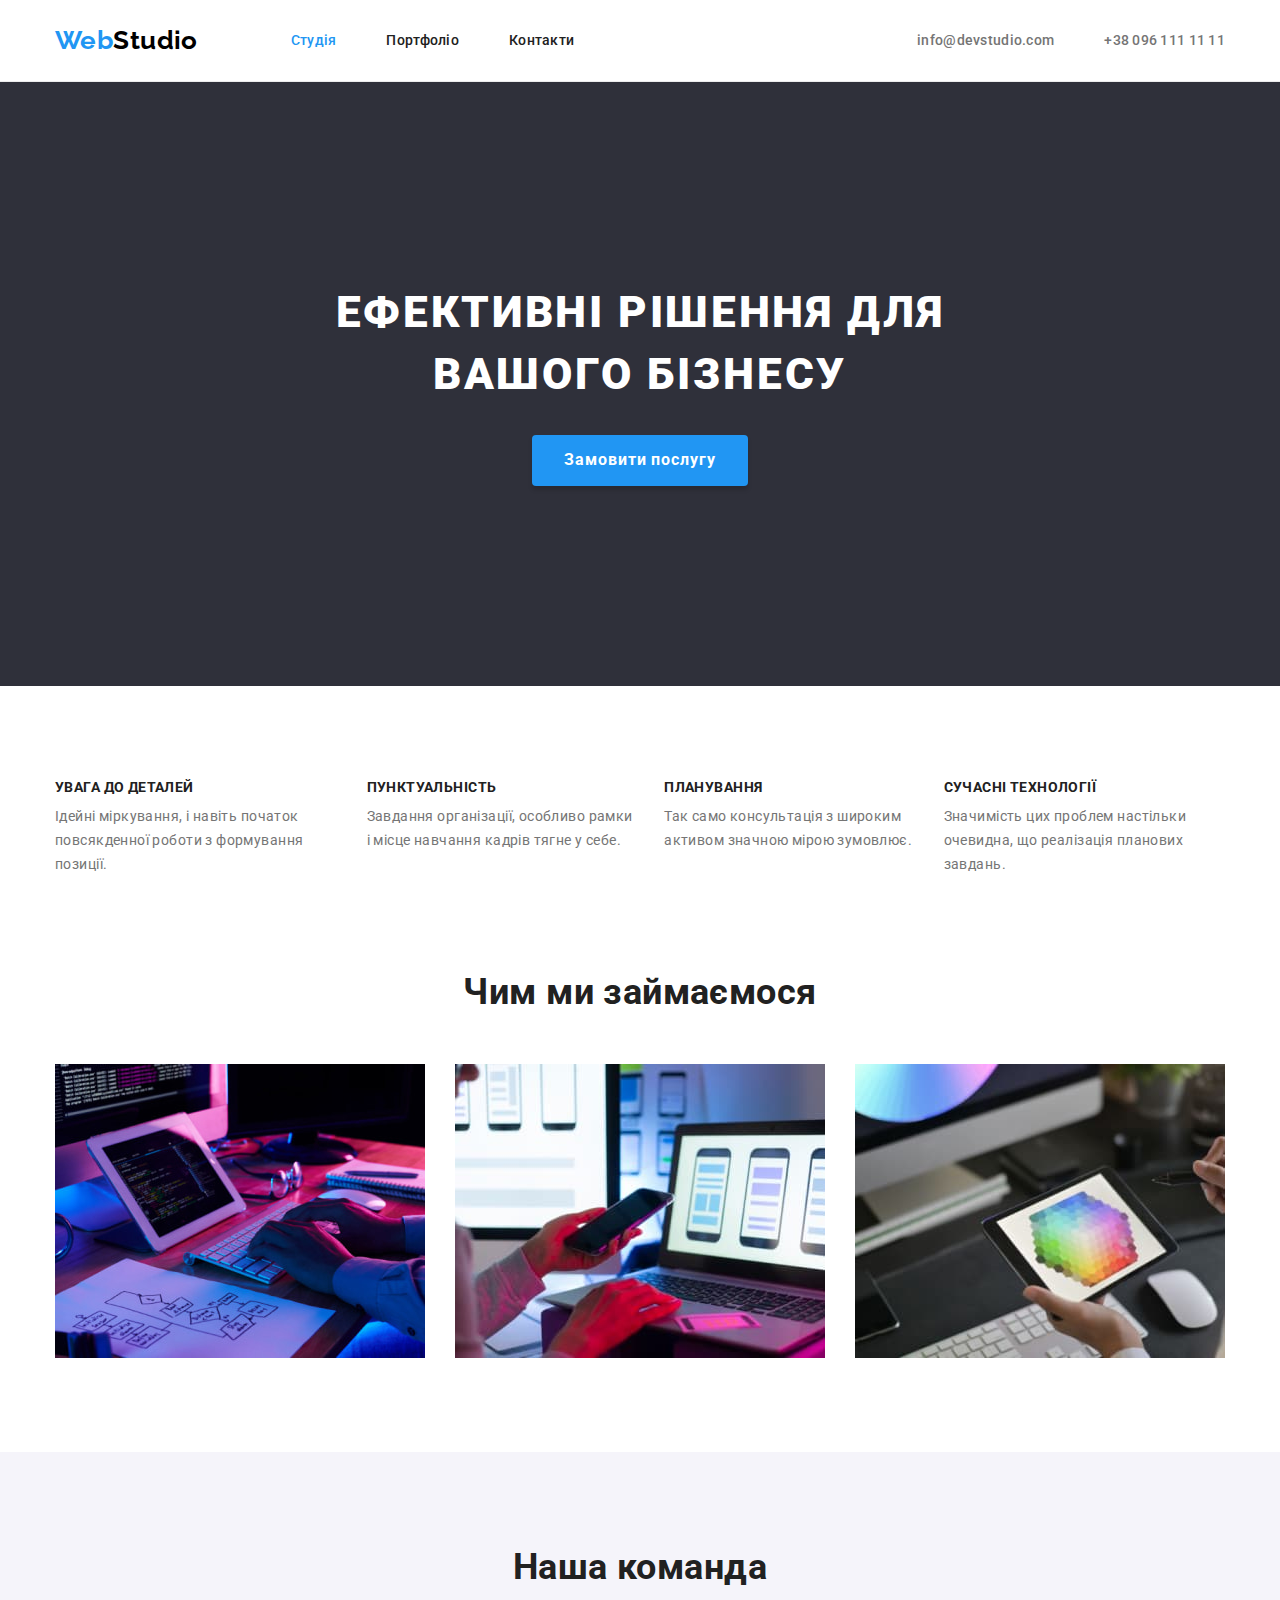
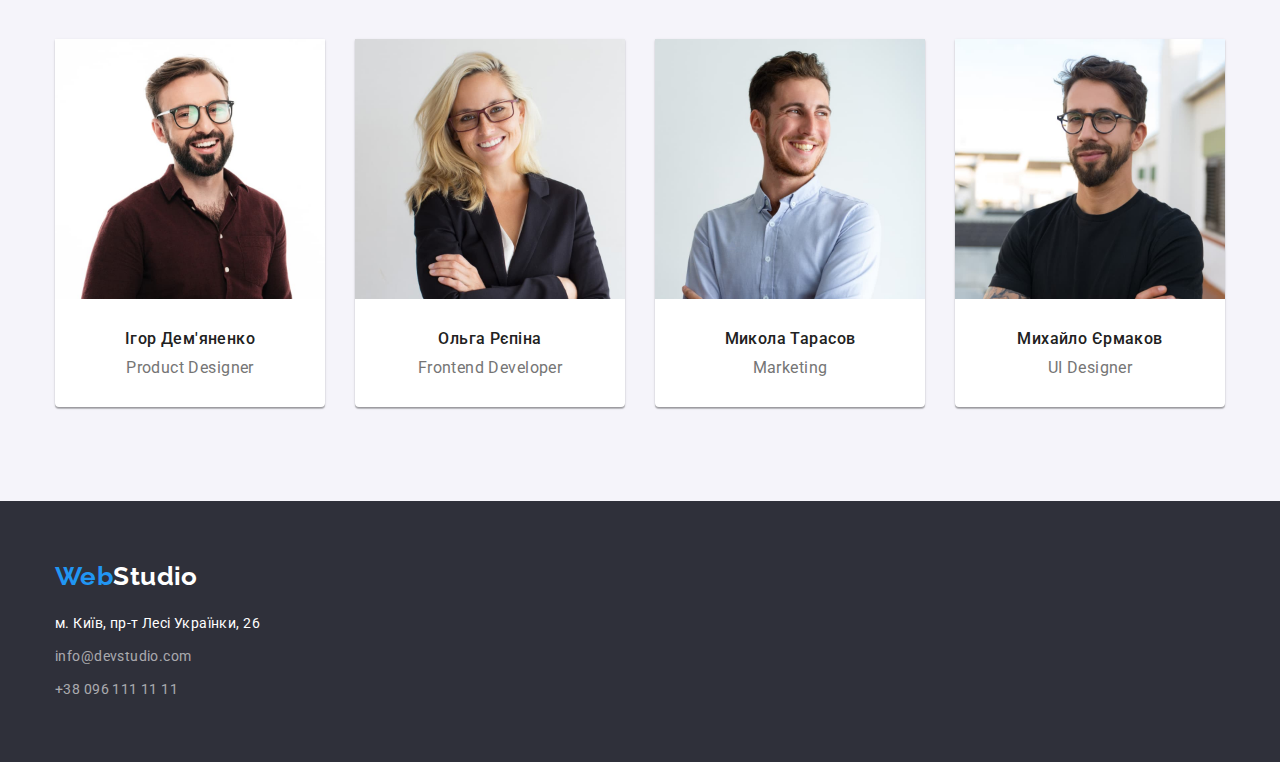
<file: index.html>
<!DOCTYPE html>
<html lang="en">
	<head>
		<meta charset="UTF-8" />
		<meta http-equiv="X-UA-Compatible" content="IE=edge" />
		<meta name="viewport" content="width=device-width, initial-scale=1.0" />
		<title>WebStudio</title>
		<link
			href="https://fonts.googleapis.com/css2?family=Raleway:wght@700&family=Roboto:wght@400;500;700;900&display=swap"
			rel="stylesheet"
		/>
		<link
			rel="stylesheet"
			href="https://cdnjs.cloudflare.com/ajax/libs/modern-normalize/1.1.0/modern-normalize.min.css"
		/>
		<link rel="stylesheet" href="./css/styles.css" />
	</head>
	<body>
		<header>
			<div class="container main-nav">
				<nav class="site-nav">
					<a href="./index.html" class="logo">
						Web<span class="logo-black">Studio</span>
					</a>
					<ul class="heads-links">
						<li class="heads-links-list"><a href="./index.html" class="current">Студія</a></li>
						<li class="heads-links-list"><a href="./portfolio.html">Портфоліо</a></li>
						<li class="heads-links-list"><a href="">Контакти</a></li>
					</ul>
				</nav>
				<ul class="mail-tel">
					<li><a href="mailto:info@devstudio.com">info@devstudio.com</a></li>
					<li><a href="tel:+380961111111">+38 096 111 11 11</a></li>
				</ul>
			</div>
		</header>
		<main>
			<section class="section section-one">
				<div class="container">
					<h1 class="section-hero-title">Ефективні рішення для вашого бізнесу</h1>
					<button type="button" class="button">Замовити послугу</button>
				</div>
			</section>

			<section class="section section-features">
				<div class="container">
					<h2 class="visually-hidden">переваги</h2>

					<ul class="features-list">
						<li>
							<h3 class="title">УВАГА ДО ДЕТАЛЕЙ</h3>
							<p>Ідейні міркування, і навіть початок повсякденної роботи з формування позиції.</p>
						</li>
						<li>
							<h3 class="title">ПУНКТУАЛЬНІСТЬ</h3>
							<p>Завдання організації, особливо рамки і місце навчання кадрів тягне у себе.</p>
						</li>
						<li>
							<h3 class="title">ПЛАНУВАННЯ</h3>
							<p>Так само консультація з широким активом значною мірою зумовлює.</p>
						</li>
						<li>
							<h3 class="title">СУЧАСНІ ТЕХНОЛОГІЇ</h3>
							<p>Значимість цих проблем настільки очевидна, що реалізація планових завдань.</p>
						</li>
					</ul>
				</div>
			</section>

			<section class="section section-wedo">
				<div class="container">
					<h2 class="section-title">Чим ми займаємося</h2>
					<ul>
						<li>
							<img src="./images/logo.jpg" alt="руки,клавиатура,экран" width="370" />
						</li>
						<li>
							<img src="./images/logo1.jpg" alt="телефон у руці" width="370" />
						</li>
						<li>
							<img src="./images/logo2.jpg" alt="планшет у руці" width="370" />
						</li>
					</ul>
				</div>
			</section>

			<section class="section section-team">
				<div class="container">
					<h2 class="section-title">Наша команда</h2>
					<ul class="team-list">
						<li class="team-li">
							<img class="photo" src="./images/logo3.jpg" alt="портрет чоловіка в окулярах на білому тлі" width="270" />
							<div class="under-photo">
								<h3 class="title">Ігор Дем'яненко</h3>
								<p>Product Designer</p>
							</div>
						</li>
						<li class="team-li">
							<img class="photo" src="./images/logo4.jpg" alt="портрет жінки в окулярах" width="270" />
							<div class="under-photo">
								<h3 class="title">Ольга Рєпіна</h3>
								<p>Frontend Developer</p>
							</div>
						</li>
						<li class="team-li">
							<img class="photo" src="./images/logo5.jpg" alt="портрет чоловіка" width="270" />
							<div class="under-photo">
								<h3 class="title">Микола Тарасов</h3>
								<p>Marketing</p>
							</div>
						</li>
						<li class="team-li">
							<img class="photo" src="./images/logo6.jpg" alt="портрет чоловіка в окулярах" width="270" />
							<div class="under-photo">
								<h3 class="title">Михайло Єрмаков</h3>
								<p>UI Designer</p>
							</div>
						</li>
					</ul>
				</div>
			</section>
		</main>

		<footer>
			<div class="container">
				<a href="./index.html" class="logo">
					Web<span class="logo-white">Studio</span>
				</a>
				<address class="footer-address">
					<ul>
						<li>
							<a href="https://goo.gl/maps/BtjrB1jNea8zQYT58" target="_blank" rel="noopener nofollow" class="address">
								м. Київ, пр-т Лесі Українки, 26
							</a>
						</li>
						<li><a href="mailto:info@devstudio.com" class="mail-tel-footer">info@devstudio.com</a></li>
						<li><a href="tel:+380961111111" class="mail-tel-footer">+38 096 111 11 11</a></li>
					</ul>
				</address>
			</div>
		</footer>
	</body>
</html>
</file>
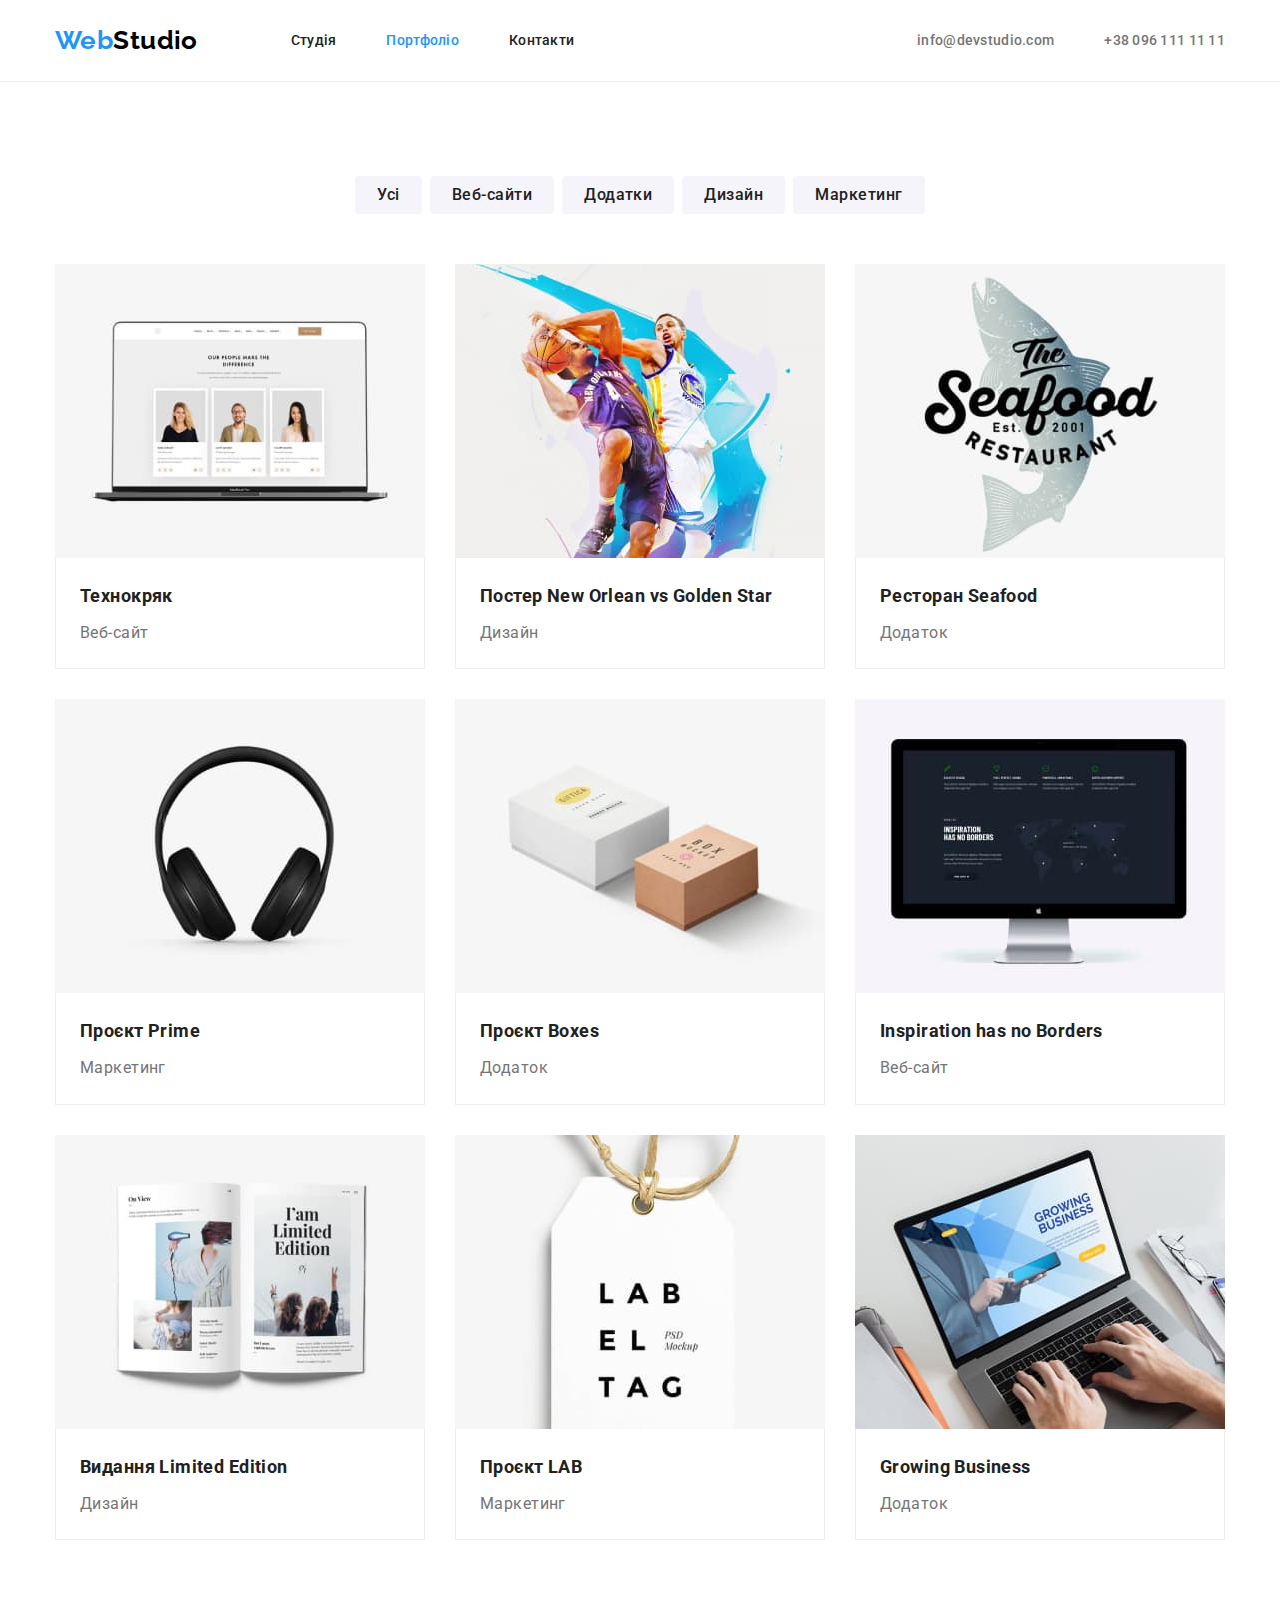
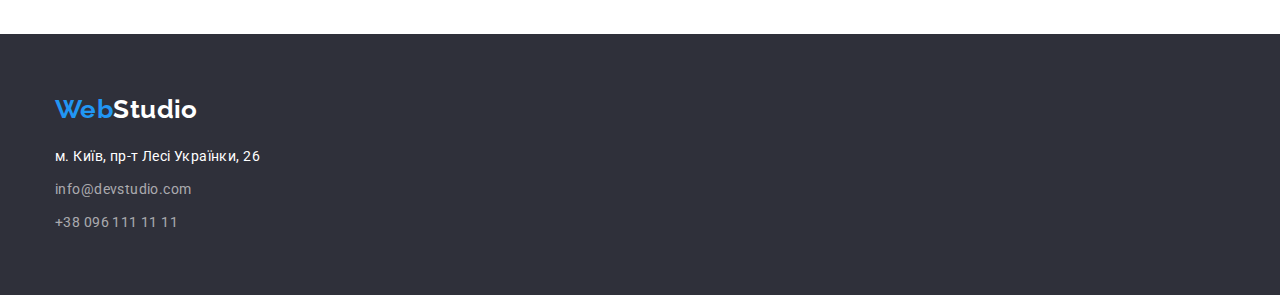
<file: portfolio.html>
<!DOCTYPE html>
<html lang="en">
	<head>
		<meta charset="UTF-8" />
		<meta http-equiv="X-UA-Compatible" content="IE=edge" />
		<meta name="viewport" content="width=device-width, initial-scale=1.0" />
		<title>WebStudio</title>
		<link href="https://fonts.googleapis.com/css2?family=Raleway:wght@700&family=Roboto:wght@400;500;700;900&display=swap" rel="stylesheet" />
		<link rel="stylesheet" href="https://cdnjs.cloudflare.com/ajax/libs/modern-normalize/1.1.0/modern-normalize.min.css" />
		<link rel="stylesheet" href="./css/styles.css" />
	</head>
	<body>
		<header>
			<div class="container main-nav">
				<nav class="site-nav">
					<a href="./index.html" class="logo">
						Web<span class="logo-black">Studio</span>
					</a>
					<ul class="heads-links">
						<li class="heads-links-list"><a href="./index.html" class="">Студія</a></li>
						<li class="heads-links-list"><a href="" class="current">Портфоліо</a></li>
						<li class="heads-links-list"><a href="">Контакти</a></li>
					</ul>
				</nav>
				<ul class="mail-tel">
					<li><a href="mailto:info@devstudio.com">info@devstudio.com</a></li>
					<li><a href="tel:+380961111111">+38 096 111 11 11</a></li>
				</ul>
			</div>
		</header>
		<main>
			<section class="section portfolio">
				<div class="container">
					<h1 class="visually-hidden">portfolio</h1>
					<ul class="filter">
						<li><button type="button" class="all">Усі</button></li>
						<li><button type="button">Веб-сайти</button></li>
						<li><button type="button">Додатки</button></li>
						<li><button type="button">Дизайн</button></li>
						<li><button type="button">Маркетинг</button></li>
					</ul>
					<ul class="portfolio-list">
						<li>
							<a href="">
								<img src="./images/img1.jpg" alt="три фотографии" width="370" />
								<div class="under-photo-portfolio">
									<h2 class="portfolio-title">Технокряк</h2>
									<p class="list-name">Веб-сайт</p>
								</div>
							</a>
						</li>
						<li>
							<a href="">
								<img src="./images/img2.jpg" alt="два баскитболиста с мячем" width="370" />
								<div class="under-photo-portfolio">
									<h2 class="portfolio-title">Постер New Orlean vs Golden Star</h2>
									<p class="list-name">Дизайн</p>
								</div>
							</a>
						</li>
						<li>
							<a href="">
								<img src="./images/img3.jpg" alt="надпись нп фоне картинки рыбы" width="370" />
								<div class="under-photo-portfolio">
									<h2 class="portfolio-title">Ресторан Seafood</h2>
									<p class="list-name">Додаток</p>
								</div>
							</a>
						</li>
						<li>
							<a href="">
								<img src="./images/img4.jpg" alt="наушники" width="370" />
								<div class="under-photo-portfolio">
									<h2 class="portfolio-title">Проєкт Prime</h2>
									<p class="list-name">Маркетинг</p>
								</div>
							</a>
						</li>
						<li>
							<a href="">
								<img src="./images/img5.jpg" alt="белая и коричневая коробочки" width="370" />
								<div class="under-photo-portfolio">
									<h2 class="portfolio-title">Проєкт Boxes</h2>
									<p class="list-name">Додаток</p>
								</div>
							</a>
						</li>
						<li>
							<a href="">
								<img src="./images/img6.jpg" alt="монитор" width="370" />
								<div class="under-photo-portfolio">
									<h2 class="portfolio-title">Inspiration has no Borders</h2>
									<p class="list-name">Веб-сайт</p>
								</div>
							</a>
						</li>
						<li>
							<a href="">
								<img src="./images/img7.jpg" alt="раскрытый журнал" width="370" />
								<div class="under-photo-portfolio">
									<h2 class="portfolio-title">Видання Limited Edition</h2>
									<p class="list-name">Дизайн</p>
								</div>
							</a>
						</li>
						<li>
							<a href="">
								<img src="./images/img8.jpg" alt="стикер с надписью" width="370" />
								<div class="under-photo-portfolio">
									<h2 class="portfolio-title">Проєкт LAB</h2>
									<p class="list-name">Маркетинг</p>
								</div>
							</a>
						</li>
						<li>
							<a href="">
								<img src="./images/img9.jpg" alt="ноутбук и руки мужчины на клавиатуре" width="370" />
								<div class="under-photo-portfolio">
									<h2 class="portfolio-title">Growing Business</h2>
									<p class="list-name">Додаток</p>
								</div>
							</a>
						</li>
					</ul>
				</div>
			</section>
		</main>
		<footer>
			<div class="container">
				<a href="./index.html" class="logo">
					Web<span class="logo-white">Studio</span>
				</a>
				<address class="footer-address">
					<ul>
						<li>
							<a href="https://goo.gl/maps/BtjrB1jNea8zQYT58" target="_blank" rel="noopener nofollow" class="address">
								м. Київ, пр-т Лесі Українки, 26
							</a>
						</li>
						<li>
							<a href="mailto:info@devstudio.com" class="mail-tel-footer">info@devstudio.com</a>
						</li>
						<li><a href="tel:+380961111111" class="mail-tel-footer">+38 096 111 11 11</a></li>
					</ul>
				</address>
			</div>
		</footer>
	</body>
</html>
</file>
<file: css/styles.css>
:root {
	--main-text-color: #212121;
	--second-text-color: #757575;
	--accent-color: #2196f3;
	--hero-text-color: #ffffff;
	--accent-background-color: #2F303A;
	--button-hover-focus: #188CE8; 
	--section-team-background: #F5F4FA; 
	--logo-black: #000000; 
}

body {
	background-color: var(--hero-text-color);
	color: var(--main-text-color);
	font-family: Roboto, sans-serif;
	letter-spacing: 0.03em;
	font-size: 14px;
}

header {
	border-bottom: 1px solid #ECECEC;;
}

h1,
h2,
h3,
h4,
h5,
h6,
p {
	margin: 0;
}

img {
	display: block;
	max-width: 100%;
	height: auto;
}

.section {
	padding-top: 94px;
	padding-bottom: 94px;
}

.container {
	width: 1200px;
	margin: 0 auto;
	padding: 0 15px;
}

.address {
	color: var(--hero-text-color);
	text-decoration: none;
	font-size: 14px;
	line-height: 1.7;
	font-style: normal;
}

.footer-address {
	margin-top: 20px;
}

.footer-address ul :not(:last-child) {
	margin-bottom: 9px;
}

.logo {
	color: var(--accent-color);
	text-decoration: none;
	font-family: Raleway, sans-serif;
	
	font-weight: 700;
	font-size: 26px;
	line-height: 1.2;
}

.logo-black {
	color: var(--logo-black);
}

.logo-white {
	color: var(--hero-text-color);
}

ul {
	list-style: none;
	margin: 0;
	padding: 0;
}

.mail-tel {
	display: flex;
	margin-left: auto;
}

.mail-tel :not(:last-child) {
	margin-right: 50px;
}

.mail-tel a {
	color: var(--second-text-color);
	font-weight: 500;
	font-size: 14px;
	line-height: 1.14;
	letter-spacing: 0.02em;
    display: block;
	text-decoration: none;
}

.mail-tel a:hover,
.mail-tel a:focus {
	color: var(--accent-color);
}

.main-nav {
	display: flex;
	align-items: center;
}

.section-one {
	background-color: var(--accent-background-color);
	text-align: center;
	padding-top: 200px;
	padding-bottom: 200px;
}

.heads-links {
	display: flex;
	margin-left: 93px;
}

.heads-links-list:not(:last-child) {
	margin-right: 50px;
}

.heads-links a {
	color: var(--main-text-color);

	font-weight: 500;
	font-size: 14px;
	line-height: 1.14;
	letter-spacing: 0.02em;
	padding-top: 32px;
	padding-bottom: 32px;
	text-decoration: none;
	display: block;
}

.heads-links a:hover,
.heads-links a:focus {
	color: var(--accent-color);
}


.section-hero-title {
	color: var(--hero-text-color);
	font-weight: 900;
	font-size: 44px;
	line-height: 1.4;
	letter-spacing: 0.06em;
	text-transform: uppercase;
	margin-top: 0;
	width: 696px;
	margin: 0 auto;
	margin-bottom: 30px;
}

.section-title ;
.features-list .title ;
.team-list .title ; {
	color: var(--main-text-color);
	text-decoration: none;
	margin-top: 0;
	margin-bottom: 0;
}

.features-list {
	display: flex;
}

.features-list li:not(:last-child) {
	margin-right: 30px;
}

.section-wedo {
	padding-top: 0;
}

.section-wedo ul {
	display: flex;
	margin-top: 50px;
}

.section-wedo li:not(:last-child) {
	margin-right: 30px;
}

.portfolio-list {
	display: flex;
	flex-wrap: wrap;
	margin-bottom: -30px;
	margin-right: -30px;
}

.portfolio-list a {
	text-decoration: none;
	color: var(--main-text-color);
}

.portfolio-list li {
	margin-right: 30px;
	margin-bottom: 30px;
}


.portfolio-title {
	color: var(--main-text-color);
	font-weight: 700;
	font-size: 18px;
	line-height: 2;
	margin-bottom: 4px;
}

.section-title {
	font-weight: 700;
	font-size: 36px;
	line-height: 1.2;
	text-align: center;
	margin-top: 0;
}

.section-team {
	background-color: var(--section-team-background);
}

.section-team ul {
	display: flex;
	margin-top: 50px;
}

.section-team li:not(:last-child) {
	margin-right: 30px;
}


.list-name {
	color: var(--second-text-color);
	font-size: 16px;
	line-height: 1.9;
}

.button:hover,
.button:focus {
	background-color: var(--button-hover-focus);
}

.button {
	color: var(--hero-text-color);
	background-color: var(--accent-color);
	box-shadow: 0px 4px 4px rgba(0, 0, 0, 0.15);
	min-width: 216px;
	font-weight: 700;
	font-size: 16px;
	line-height: 1.9;
	letter-spacing: 0.06em;
	cursor: pointer;
	border-radius: 4px;
	padding: 10px 32px;
	text-align: center;
	border: none;
}

.filter {
	display: flex;
	justify-content: center;
	margin-bottom: 50px;
}

.filter li:not(:last-child) {
	margin-right: 8px;
}

.filter button {
	background-color: var(--section-team-background);
	color: var(--main-text-color);
	font-weight: 500;
	font-size: 16px;
	line-height: 1.6;
	font-family: inherit;
	cursor: pointer;
	border: none;
	display: block;
	border-radius: 4px;
	letter-spacing: 0.03em;
	padding: 6px 22px;
}

.filter button:hover,
.filter button:focus {
	color: var(--hero-text-color);
	background-color: var(--accent-color);
}

.visually-hidden {
	position: absolute;
	width: 1px;
	height: 1px;
	margin: -1px;
	border: 0;
	padding: 0;
	white-space: nowrap;
	clip-path: inset(100%);
	clip: rect(0 0 0 0);
	overflow: hidden;
}

nav .current {
	color: var(--accent-color);
}

footer {
	background-color: var(--accent-background-color);
	padding-top: 60px;
	padding-bottom: 60px;
}

footer .logo {
	padding: 0;
}

.mail-tel-footer:hover,
.mail-tel-footer:focus {
	color: var(--accent-color);
}

.mail-tel-footer {
	color: rgba(255, 255, 255, 0.6);
	text-decoration: none;
	font-size: 14px;
	line-height: 1.7;
	font-style: normal;
}

.team-list .title {
	font-weight: 500;
	font-size: 16px;
	line-height: 1.2;
	text-align: center;
	margin-bottom: 10px;
}

.team-li {
	background: var(--hero-text-color);
	box-shadow: 0px 1px 3px rgba(0, 0, 0, 0.12), 0px 1px 1px rgba(0, 0, 0, 0.14), 0px 2px 1px rgba(0, 0, 0, 0.2);
	border-radius: 0px 0px 4px 4px;
}

.under-photo {
	padding-top: 30px;
	padding-bottom: 30px;
}

.title {
	font-weight: 700;
	font-size: 14px;
	line-height: 1.1;
	margin-top: 0;
	margin-bottom: 10;

	text-decoration: none;
}

.features-list p {
	font-size: 14px;
	line-height: 1.7;
	margin-top: 10px;
	color: var(--second-text-color);
	text-decoration: none;
}

.team-list p {
	font-size: 16px;
	line-height: 1.2;
	text-align: center;
	color: var(--second-text-color);
}

.title {
	margin-bottom: 10;
}

.under-photo-portfolio {
	padding: 20px 24px;
	border: 1px solid #EEEEEE;
	border-top: none;
}

.site-nav a {
    padding-top: 25px;
	padding-bottom: 25px;
	display: block;
}

.site-nav {
	display: flex;
	align-items: center;
}

.portfolio-list li:nth-child(3n)

/*основной цвет #212121 */
/*вторичный цвет #757575 */
/*белый #FFFFFF */
/*цвет акцент #2196F3 */
</file>
